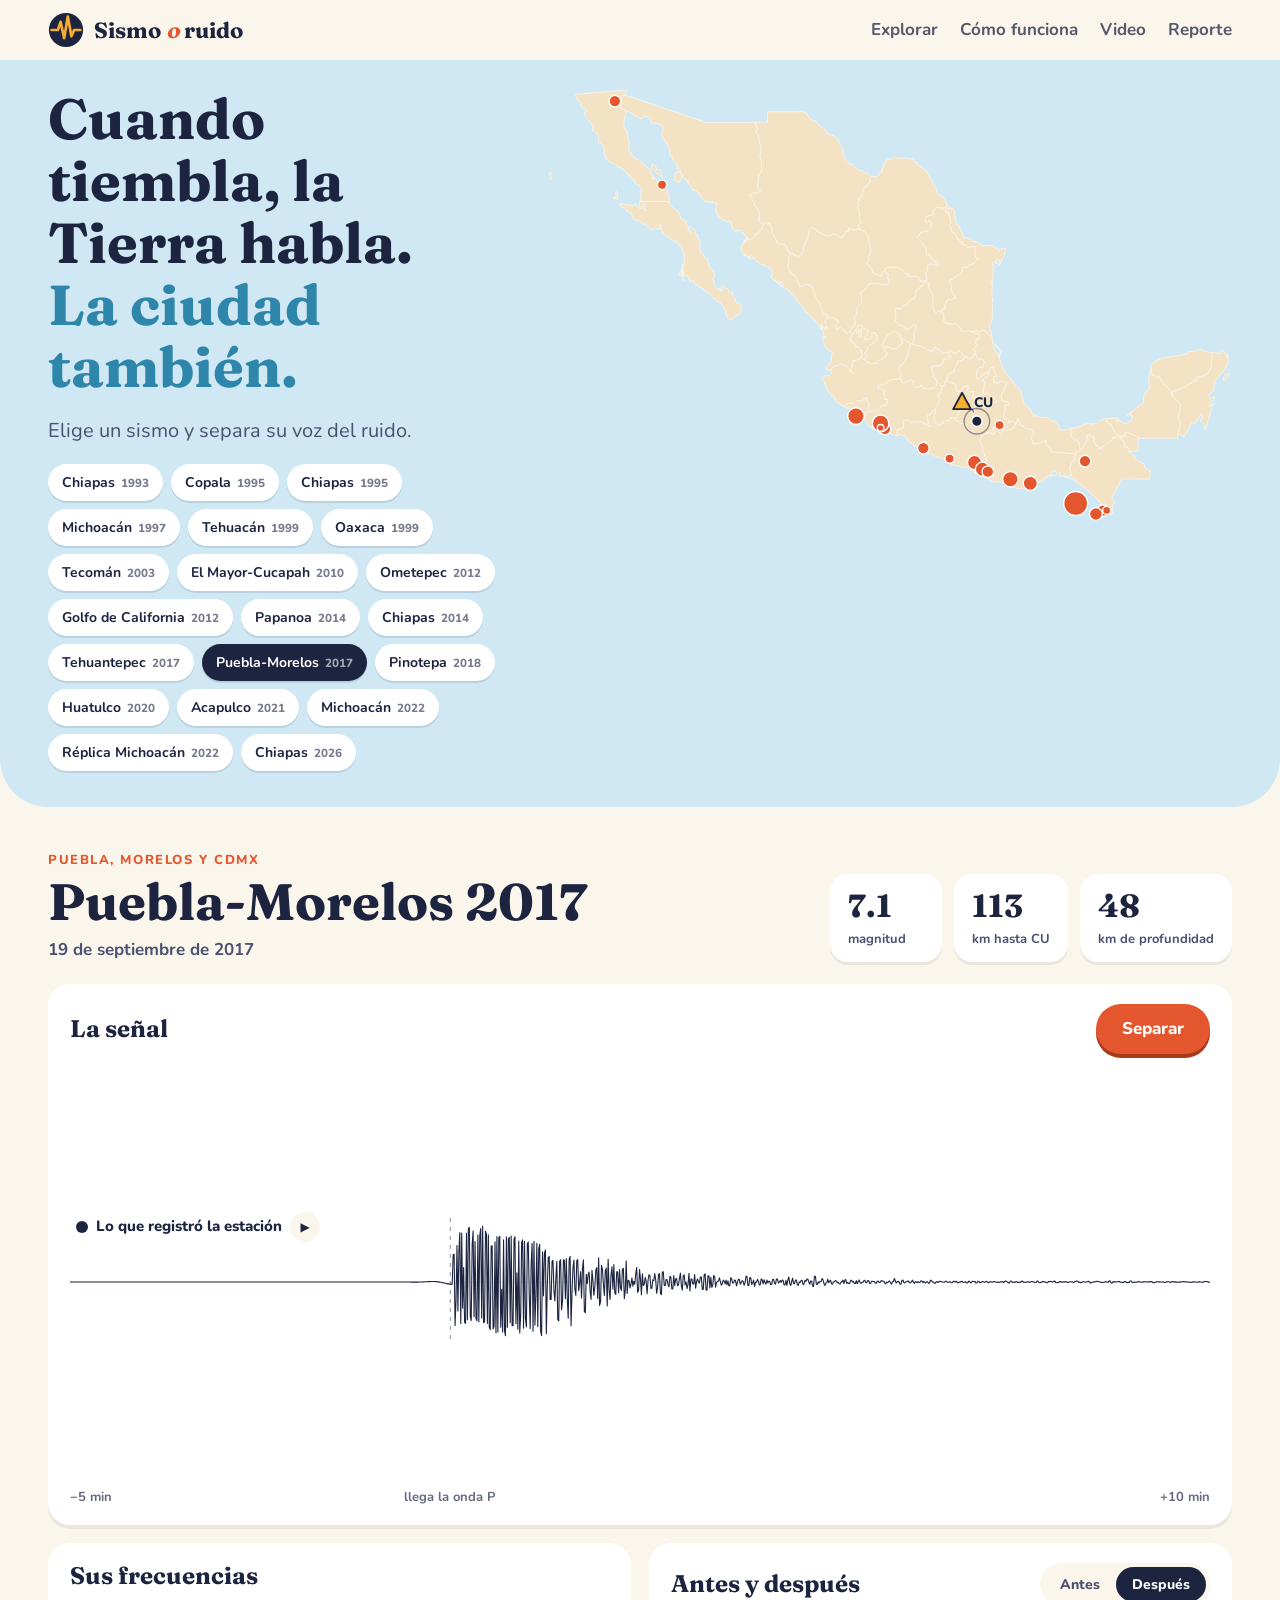
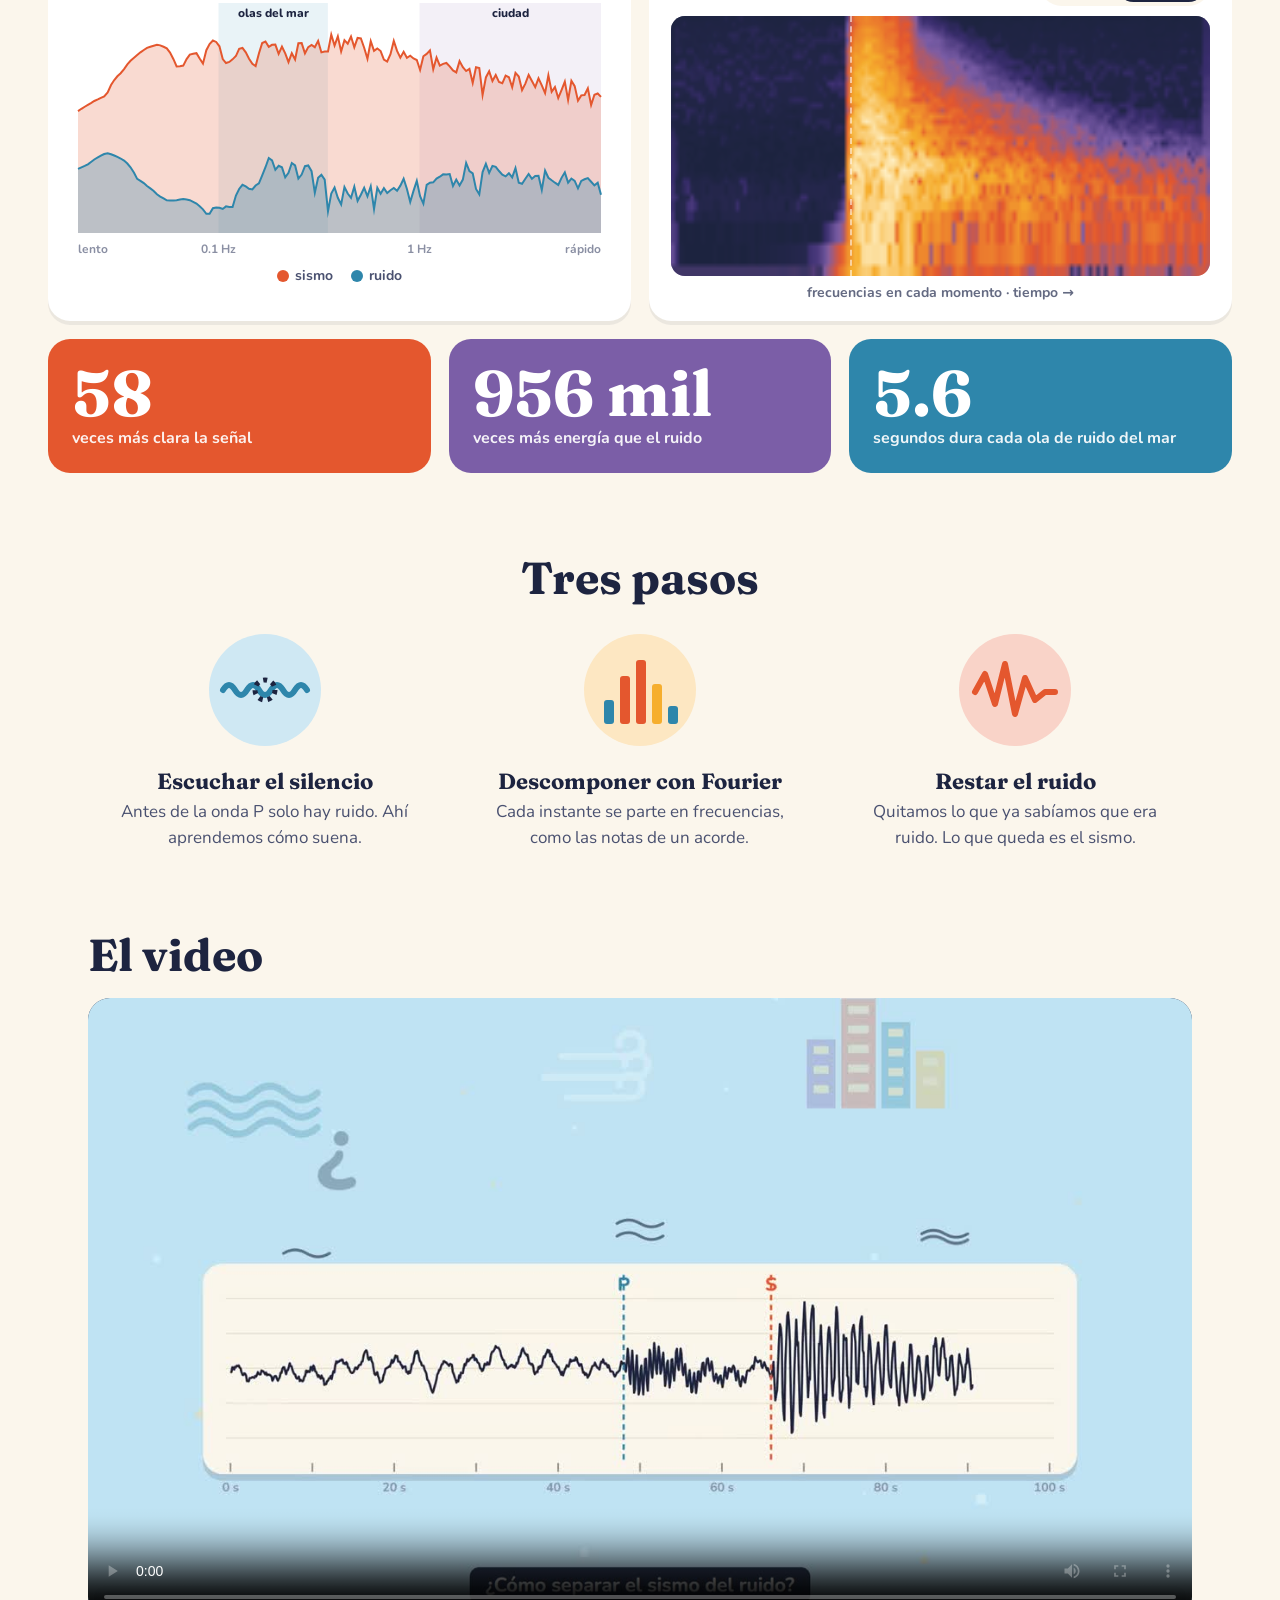
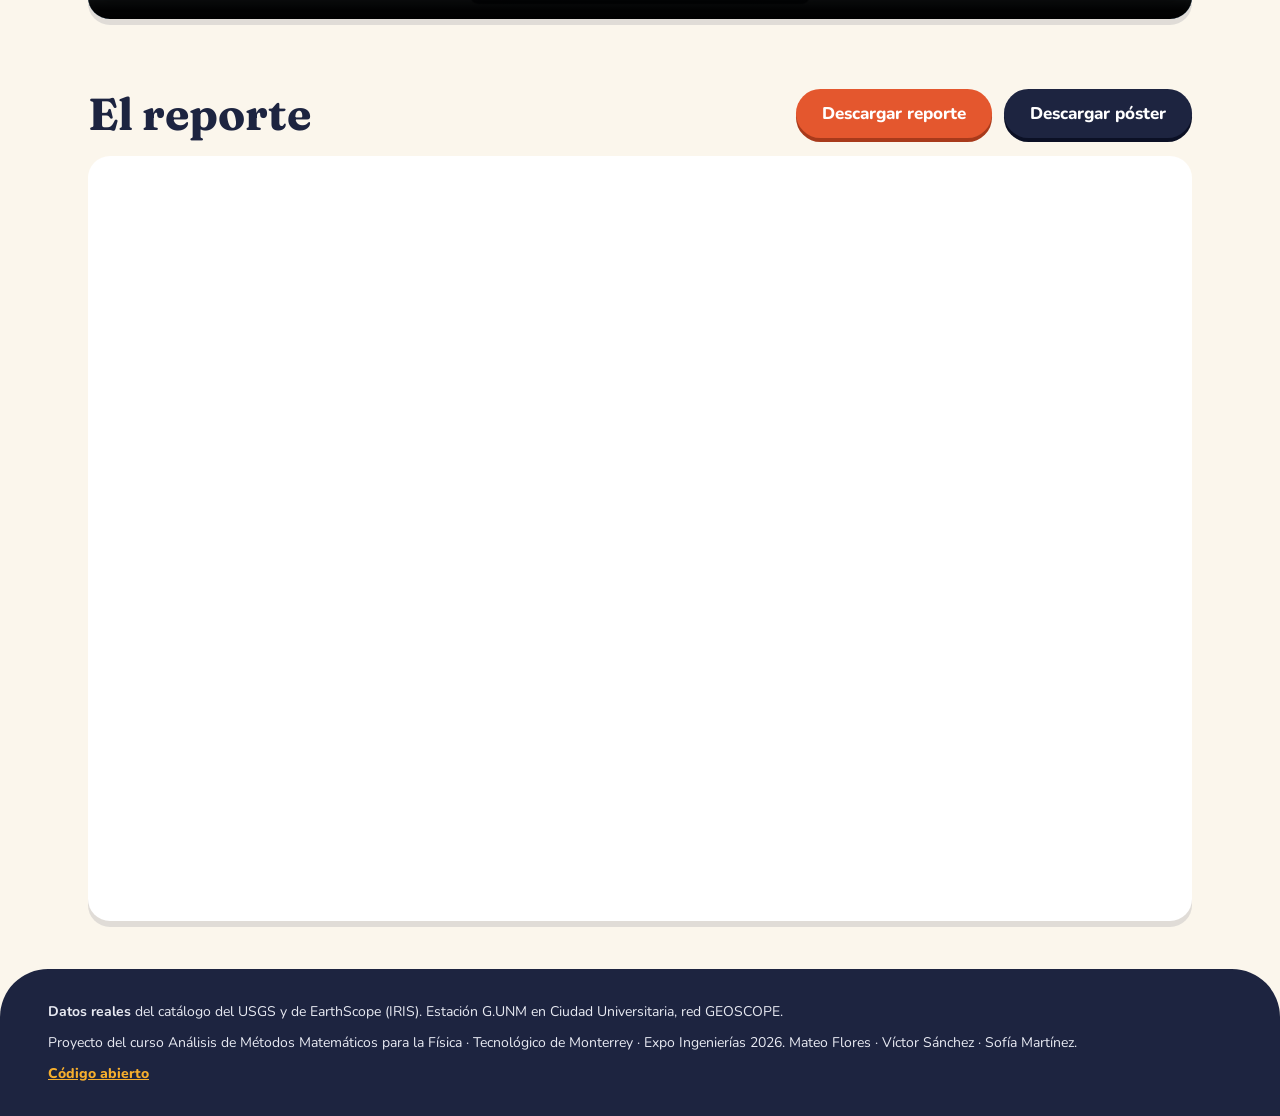
<file: web/public/index.html>
<!DOCTYPE html>
<html lang="es">
<head>
  <meta charset="utf-8">
  <meta name="viewport" content="width=device-width, initial-scale=1">
  <title>Sismo o ruido</title>
  <meta name="description" content="Explora 20 sismos de México y mira cómo la transformada de Fourier separa la onda del sismo del ruido de la ciudad.">
  <link rel="icon" href="icono.svg" type="image/svg+xml">
  <link rel="stylesheet" href="estilo.css">
</head>
<body>
  <header class="barra">
    <a class="marca" href="#">
      <svg viewBox="0 0 40 40" class="logo" aria-hidden="true"><circle cx="20" cy="20" r="19" fill="#1D2440"/><path d="M4 20h7l3-9 4 18 4-24 4 22 3-7h7" fill="none" stroke="#F6AE2D" stroke-width="3" stroke-linecap="round" stroke-linejoin="round"/></svg>
      <span>Sismo <b>o</b> ruido</span>
    </a>
    <nav>
      <a href="#explorar">Explorar</a>
      <a href="#como">Cómo funciona</a>
      <a href="#video">Video</a>
      <a href="#reporte">Reporte</a>
    </nav>
  </header>

  <section class="portada">
    <div class="portada-txt">
      <h1>Cuando tiembla, la Tierra habla.<br><span>La ciudad también.</span></h1>
      <p>Elige un sismo y separa su voz del ruido.</p>
    </div>
    <div class="mapa-caja" id="explorar">
      <svg id="mapa" viewBox="0 0 1000 627" role="img" aria-label="Mapa de México con 20 sismos"></svg>
      <div id="tip" class="tip"></div>
    </div>
    <div class="lista" id="lista" role="list"></div>
  </section>

  <section class="ficha" id="ficha">
    <div class="ficha-cab">
      <div>
        <div class="region" id="f-region"></div>
        <h2 id="f-nombre"></h2>
        <div class="fecha" id="f-fecha"></div>
      </div>
      <div class="datos">
        <div><b id="f-mag"></b><span>magnitud</span></div>
        <div><b id="f-dist"></b><span>km hasta CU</span></div>
        <div><b id="f-prof"></b><span>km de profundidad</span></div>
      </div>
    </div>

    <div class="panel">
      <div class="panel-cab">
        <h3>La señal</h3>
        <button class="boton" id="b-separar">Separar</button>
      </div>
      <div class="ondas" id="ondas">
        <div class="onda" data-k="crudo"><canvas></canvas><div class="etiqueta"><i class="punto gris"></i>Lo que registró la estación<button class="oir" data-a="aud_crudo" aria-label="Escuchar el registro">▶</button></div></div>
        <div class="onda" data-k="sismo"><canvas></canvas><div class="etiqueta"><i class="punto rojo"></i>Sismo<button class="oir" data-a="aud_sismo" aria-label="Escuchar el sismo">▶</button></div></div>
        <div class="onda" data-k="ruido"><canvas></canvas><div class="etiqueta"><i class="punto azul"></i>Ruido <em id="f-zoom"></em><button class="oir" data-a="aud_ruido" aria-label="Escuchar el ruido">▶</button></div></div>
      </div>
      <div class="eje"><span>−5 min</span><span class="eje-p">llega la onda P</span><span>+10 min</span></div>
    </div>

    <div class="dos">
      <div class="panel">
        <div class="panel-cab"><h3>Sus frecuencias</h3></div>
        <canvas id="espectro" class="lienzo"></canvas>
        <div class="leyenda"><span><i class="punto rojo"></i>sismo</span><span><i class="punto azul"></i>ruido</span></div>
      </div>
      <div class="panel">
        <div class="panel-cab"><h3>Antes y después</h3>
          <div class="seg" id="seg"><button data-v="0" class="on">Antes</button><button data-v="1">Después</button></div></div>
        <div class="sg" id="sg">
          <canvas id="sg-antes"></canvas>
          <canvas id="sg-despues"></canvas>
          <div class="sg-p"></div>
        </div>
        <div class="leyenda"><span class="flecha">frecuencias en cada momento · tiempo →</span></div>
      </div>
    </div>

    <div class="cifras">
      <div class="cifra"><b id="c-claro"></b><span>veces más clara la señal</span></div>
      <div class="cifra"><b id="c-energia"></b><span>veces más energía que el ruido</span></div>
      <div class="cifra"><b id="c-mar"></b><span>segundos dura cada ola de ruido del mar</span></div>
    </div>
  </section>

  <section class="como" id="como">
    <h2>Tres pasos</h2>
    <div class="pasos">
      <div class="paso">
        <svg viewBox="0 0 120 120" aria-hidden="true"><circle cx="60" cy="60" r="56" fill="#CFE8F3"/><path d="M18 60q6-10 12 0t12 0 12 0 12 0 12 0 12 0 12 0" fill="none" stroke="#2E86AB" stroke-width="6" stroke-linecap="round"/><circle cx="60" cy="60" r="10" fill="none" stroke="#1D2440" stroke-width="5" stroke-dasharray="4 5"/></svg>
        <h3 class="paso-t">Escuchar el silencio</h3>
        <p>Antes de la onda P solo hay ruido. Ahí aprendemos cómo suena.</p>
      </div>
      <div class="paso">
        <svg viewBox="0 0 120 120" aria-hidden="true"><circle cx="60" cy="60" r="56" fill="#FDE7C2"/><rect x="24" y="70" width="10" height="24" rx="3" fill="#2E86AB"/><rect x="40" y="46" width="10" height="48" rx="3" fill="#E4572E"/><rect x="56" y="30" width="10" height="64" rx="3" fill="#E4572E"/><rect x="72" y="54" width="10" height="40" rx="3" fill="#F6AE2D"/><rect x="88" y="76" width="10" height="18" rx="3" fill="#2E86AB"/></svg>
        <h3 class="paso-t">Descomponer con Fourier</h3>
        <p>Cada instante se parte en frecuencias, como las notas de un acorde.</p>
      </div>
      <div class="paso">
        <svg viewBox="0 0 120 120" aria-hidden="true"><circle cx="60" cy="60" r="56" fill="#F9D3C8"/><path d="M20 62l10-18 10 30 10-40 10 50 10-36 10 22 10-8 10 0" fill="none" stroke="#E4572E" stroke-width="6" stroke-linecap="round" stroke-linejoin="round"/></svg>
        <h3 class="paso-t">Restar el ruido</h3>
        <p>Quitamos lo que ya sabíamos que era ruido. Lo que queda es el sismo.</p>
      </div>
    </div>
  </section>

  <section class="extra" id="video">
    <h2>El video</h2>
    <video controls preload="metadata" playsinline poster="media/poster.jpg" data-src="media/sismo_o_ruido.mp4"></video>
  </section>

  <section class="extra" id="reporte">
    <div class="extra-cab">
      <h2>El reporte</h2>
      <div class="acciones"><a class="boton" href="reporte.pdf" download="Fismat_SismoORuido.pdf">Descargar reporte</a><a class="boton unir" href="poster.pdf" download="Poster_SismoORuido.pdf">Descargar póster</a></div>
    </div>
    <iframe class="pdf" data-src="reporte.pdf#view=FitH" title="Reporte de investigación"></iframe>
  </section>

  <footer class="pie">
    <div>
      <b>Datos reales</b> del catálogo del USGS y de EarthScope (IRIS). Estación G.UNM en Ciudad Universitaria, red GEOSCOPE.
    </div>
    <div>
      Proyecto del curso Análisis de Métodos Matemáticos para la Física · Tecnológico de Monterrey · Expo Ingenierías 2026.
      Mateo Flores · Víctor Sánchez · Sofía Martínez.
    </div>
    <div><a href="https://github.com/Mmateo101/video-fismat">Código abierto</a></div>
  </footer>

  <script src="js/gsap.min.js"></script>
  <script src="js/mexico.js"></script>
  <script src="js/app.js"></script>
</body>
</html>
</file>
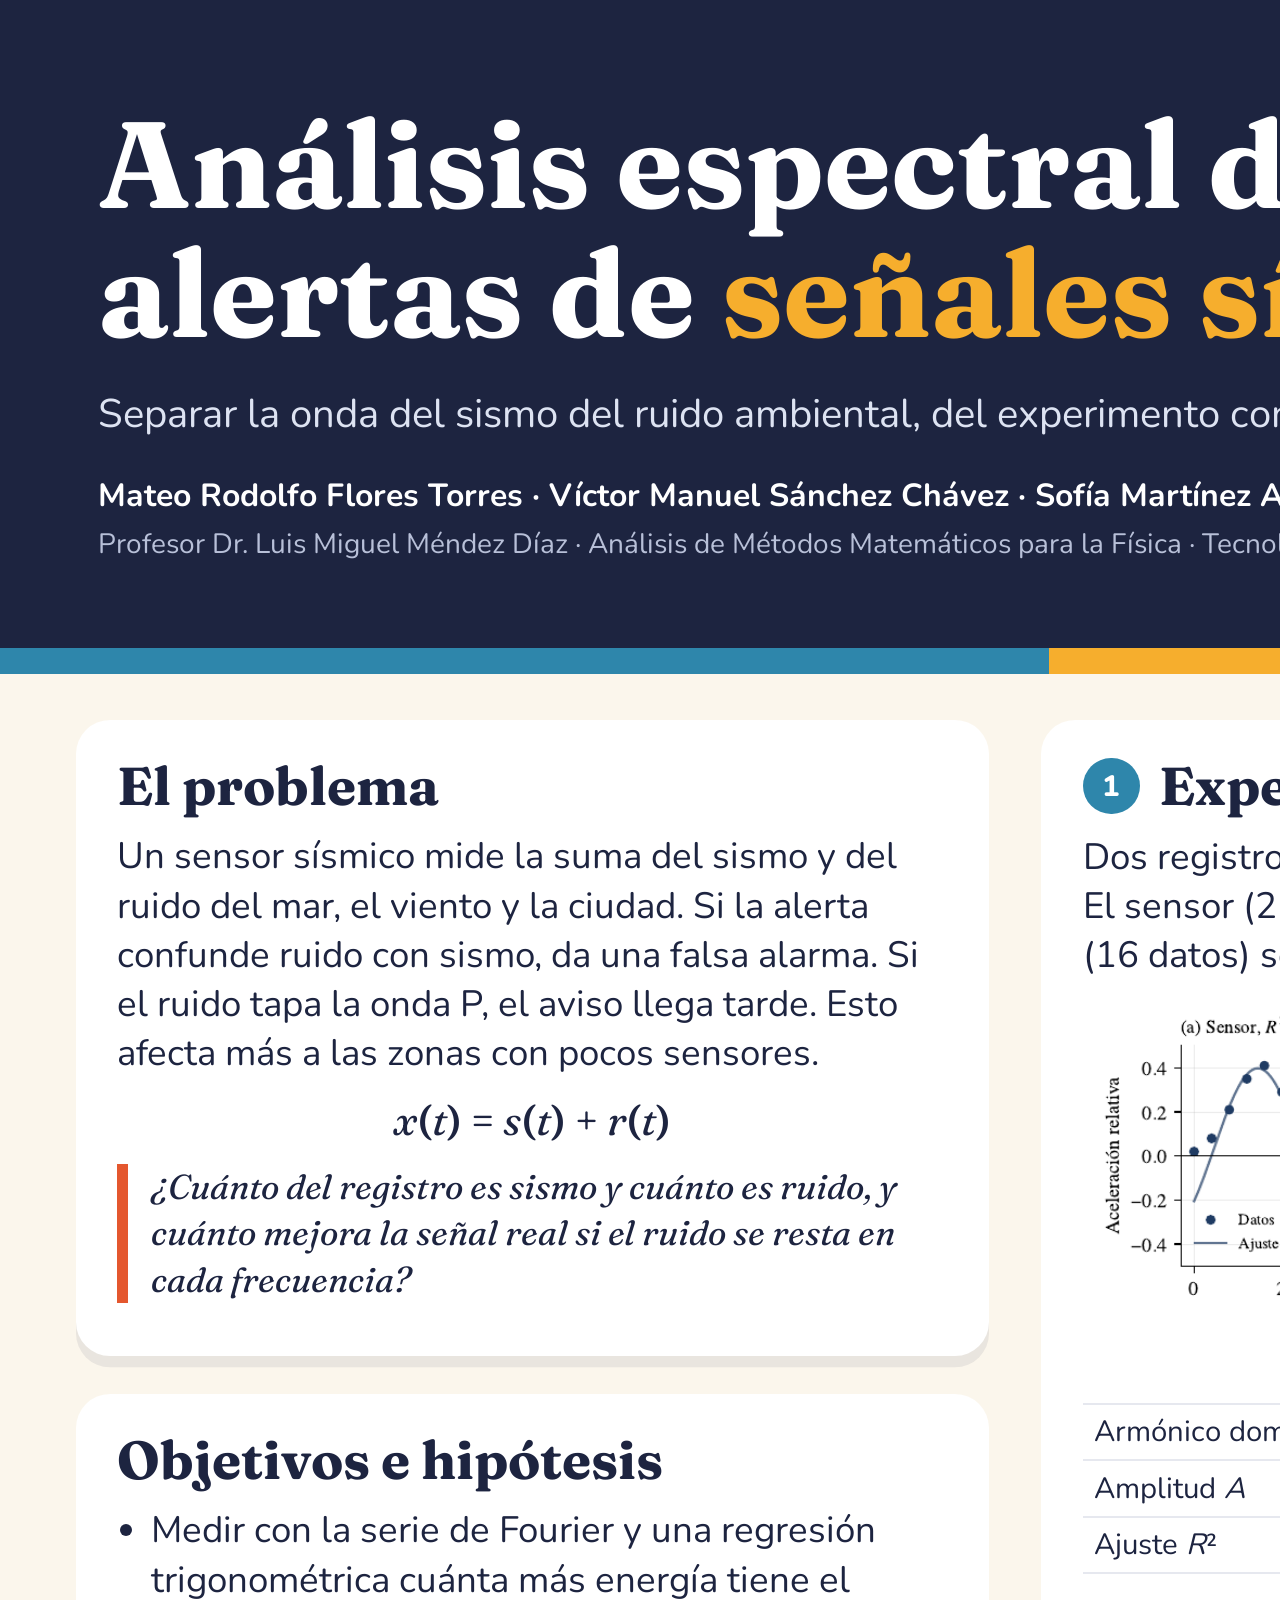
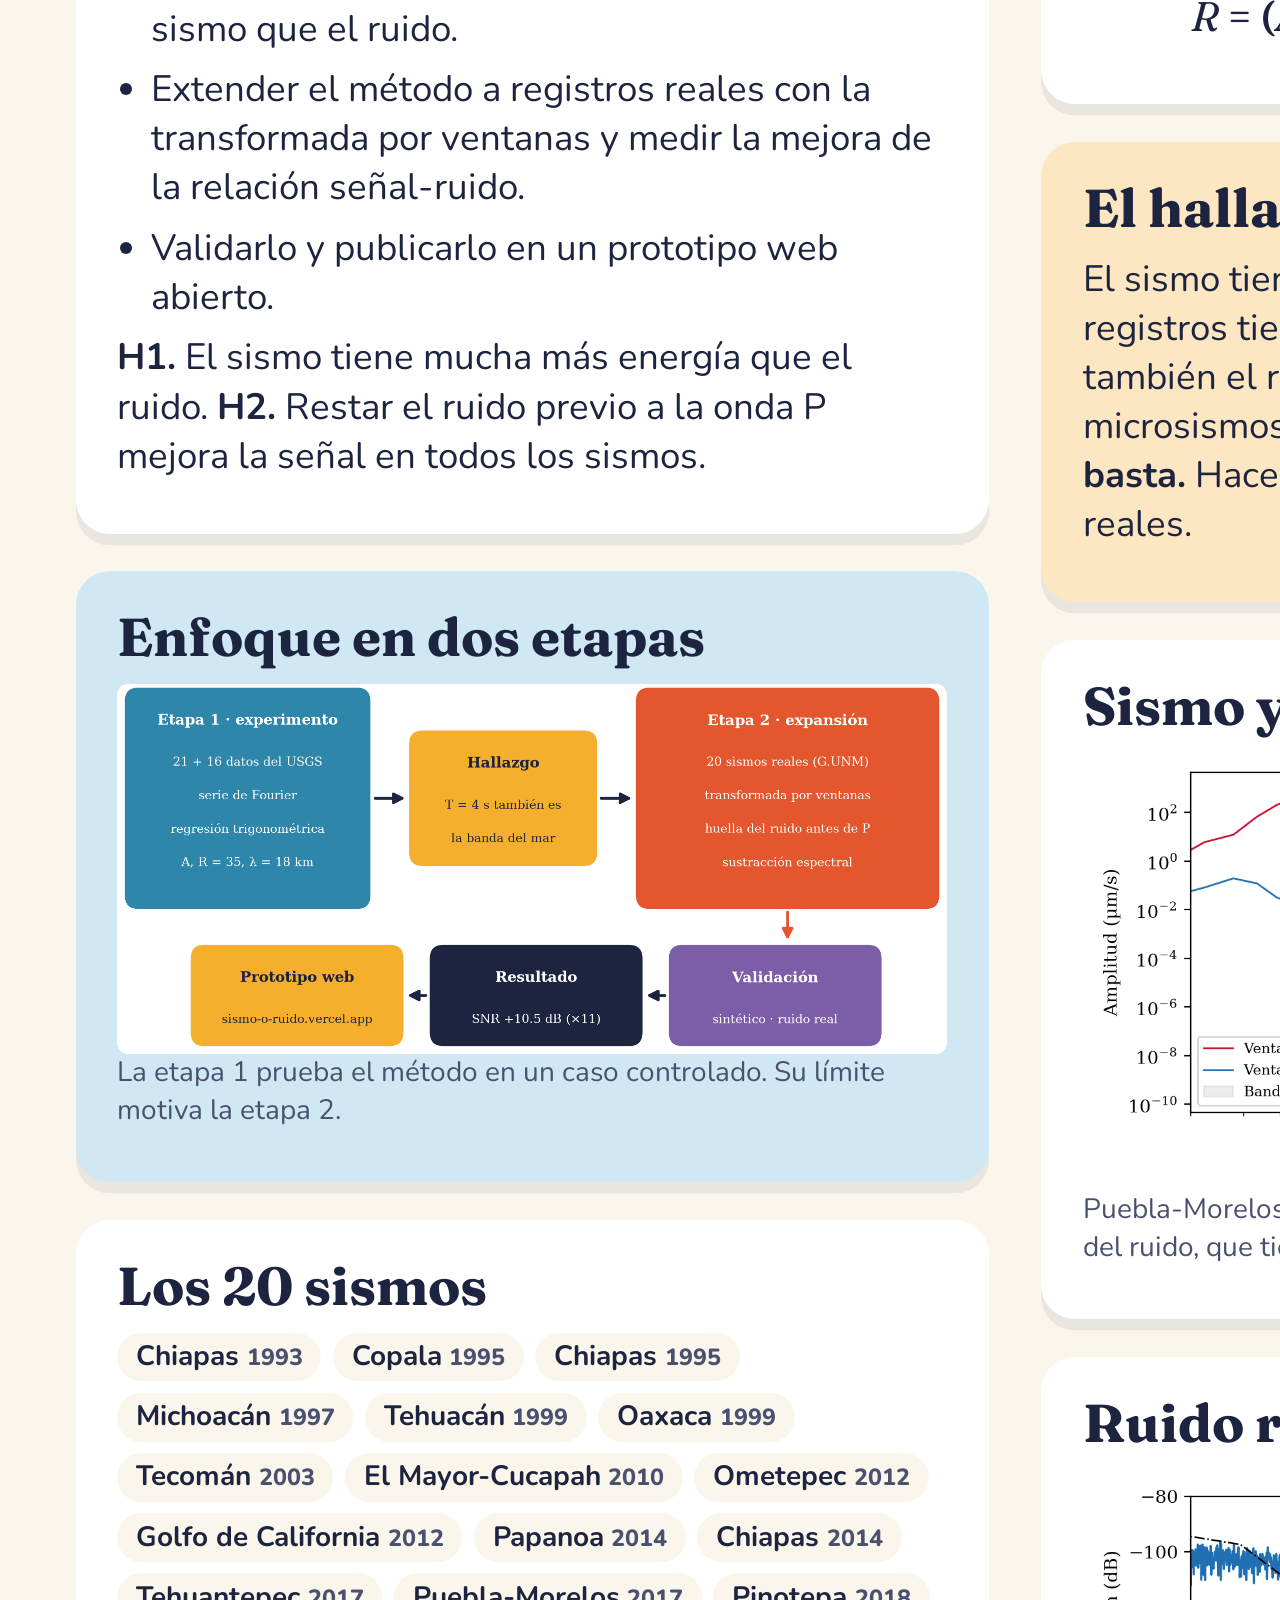
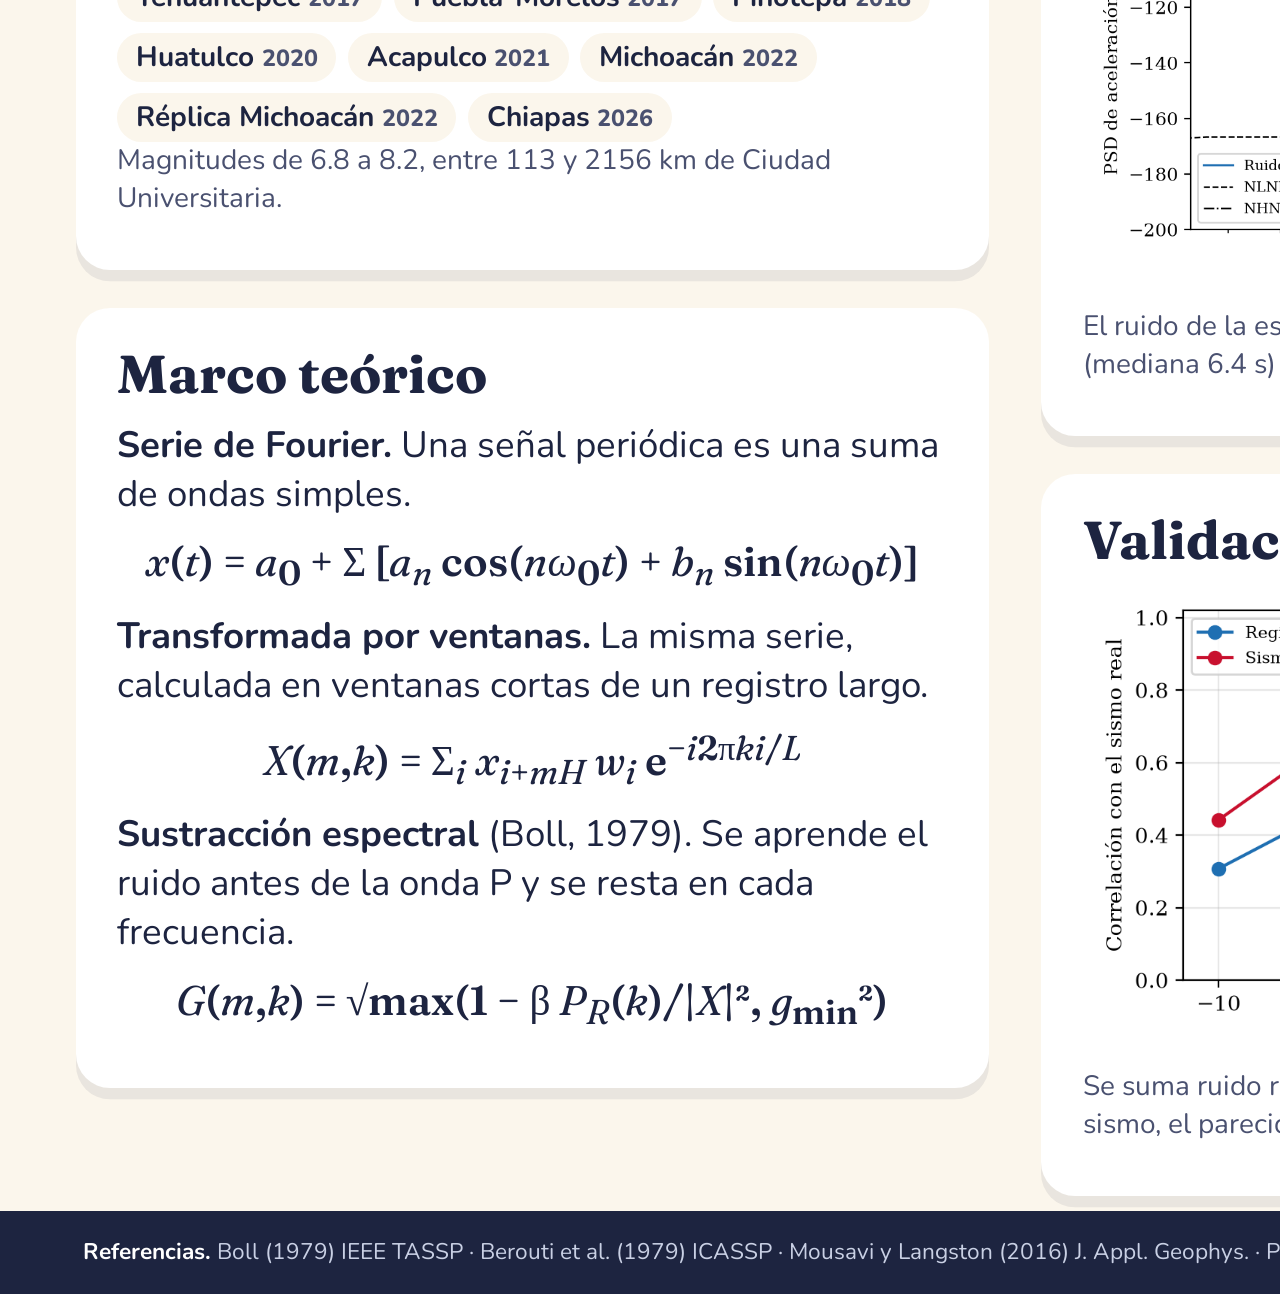
<file: poster/poster.html>
<!DOCTYPE html>
<html lang="es">
<head>
<meta charset="utf-8">
<title>Póster · Análisis espectral de Fourier para alertas sísmicas</title>
<style>
@font-face { font-family: "Fraunces"; font-weight: 600; src: url("fonts/fraunces-latin-600-normal.woff2") format("woff2"); }
@font-face { font-family: "Fraunces"; font-weight: 700; src: url("fonts/fraunces-latin-700-normal.woff2") format("woff2"); }
@font-face { font-family: "Fraunces"; font-weight: 400; font-style: italic; src: url("fonts/fraunces-latin-400-italic.woff2") format("woff2"); }
@font-face { font-family: "Nunito"; font-weight: 400; src: url("fonts/nunito-latin-400-normal.woff2") format("woff2"); }
@font-face { font-family: "Nunito"; font-weight: 700; src: url("fonts/nunito-latin-700-normal.woff2") format("woff2"); }
@font-face { font-family: "Nunito"; font-weight: 800; src: url("fonts/nunito-latin-800-normal.woff2") format("woff2"); }
@page { size: 841mm 1189mm; margin: 0; }
:root { --tinta: #1D2440; --tinta2: #4A5170; --sismo: #E4572E; --ruido: #2E86AB; --sol: #F6AE2D; --morado: #7B5EA7; --verde: #3BB273; --cielo: #CFE8F3; --crema: #FBF6EC; }
* { box-sizing: border-box; }
html, body { margin: 0; }
body { width: 841mm; height: 1189mm; background: var(--crema); color: var(--tinta); font: 400 27.5pt/1.34 "Nunito", sans-serif; overflow: hidden; position: relative; display: flex; flex-direction: column; }
h1, h2, h3 { font-family: "Fraunces", serif; margin: 0; line-height: 1.05; }
.cab { background: var(--tinta); color: #fff; padding: 22mm 26mm 18mm; display: grid; grid-template-columns: 1fr 120mm; gap: 18mm; align-items: center; position: relative; overflow: hidden; }
.cab h1 { font-size: 92pt; font-weight: 700; }
.cab h1 span { color: var(--sol); }
.cab .sub { font-size: 30pt; margin-top: 8mm; color: #DDE3F2; }
.cab .gente { margin-top: 9mm; font-size: 24pt; font-weight: 700; color: #fff; }
.cab .gente small { display: block; font-weight: 400; color: #B8C0D8; font-size: 21pt; margin-top: 2mm; }
.qr { background: #fff; border-radius: 8mm; padding: 6mm; text-align: center; color: var(--tinta); font: 800 18pt "Nunito"; }
.qr svg { width: 100%; display: block; margin-bottom: 3mm; }
.cab, .franja, .pie { flex-shrink: 0; }
.franja { height: 7mm; background: linear-gradient(90deg, var(--ruido) 0 33%, var(--sol) 33% 66%, var(--sismo) 66%); }
.cuerpo { flex: 1; min-height: 0; overflow: hidden; padding: 12mm 20mm 8mm; display: grid; grid-template-columns: 1fr 1.08fr 1.12fr; gap: 14mm; }
.col { display: flex; flex-direction: column; gap: 10mm; }
.chips { display: flex; flex-wrap: wrap; gap: 3mm; }
.chips span { background: var(--crema); border-radius: 20mm; padding: 1.5mm 5mm; font-size: 21pt; font-weight: 700; }
.chips small { color: var(--tinta2); font-weight: 800; margin-left: 2mm; }
.caja { background: #fff; border-radius: 9mm; padding: 10mm 11mm; box-shadow: 0 3mm 0 rgba(29, 36, 64, .08); }
.caja h2 { font-size: 40pt; margin-bottom: 5mm; display: flex; align-items: center; gap: 5mm; }
.num { display: inline-grid; place-items: center; width: 15mm; height: 15mm; border-radius: 50%; color: #fff; font: 800 22pt "Nunito"; flex: none; }
.caja p { margin: 0 0 4mm; }
.caja img { width: 100%; display: block; border-radius: 3mm; }
.eq { font-family: "Fraunces", serif; font-size: 31pt; text-align: center; margin: 4mm 0; color: var(--tinta); }
.eq i { font-style: italic; }
.azul { background: var(--cielo); }
.sol { background: #FDE7C2; }
.roja { background: #F9D3C8; }
.cifras { display: grid; grid-template-columns: 1fr 1fr; gap: 6mm; }
.cifra { border-radius: 7mm; padding: 6mm 7mm; color: #fff; }
.cifra b { display: block; font: 700 60pt/1 "Fraunces"; }
.cifra span { font-weight: 700; font-size: 20pt; }
.pie { background: var(--tinta); color: #C9D0E4; font-size: 17pt; padding: 7mm 22mm; display: flex; justify-content: space-between; gap: 10mm; }
.pie b { color: #fff; }
.preg { font-family: "Fraunces", serif; font-style: italic; font-size: 26pt; border-left: 3mm solid var(--sismo); padding-left: 6mm; margin: 4mm 0; }
.lista { margin: 0; padding-left: 9mm; }
.lista li { margin-bottom: 3mm; }
.dos { display: grid; grid-template-columns: 1fr 1fr; gap: 5mm; }
.cap { font-size: 21pt; color: var(--tinta2); margin-top: 2mm; }
table { width: 100%; border-collapse: collapse; font-size: 22pt; }
td, th { padding: 2mm 3mm; border-bottom: 0.6mm solid #E6E8EF; text-align: left; }
th { color: var(--tinta2); font-weight: 800; }
</style>
</head>
<body>
<header class="cab">
  <div>
    <h1>Análisis espectral de Fourier para alertas de <span>señales sísmicas</span> inclusivas</h1>
    <div class="sub">Separar la onda del sismo del ruido ambiental, del experimento controlado a 20 sismos reales de México</div>
    <div class="gente">Mateo Rodolfo Flores Torres · Víctor Manuel Sánchez Chávez · Sofía Martínez Alanis
      <small>Profesor Dr. Luis Miguel Méndez Díaz · Análisis de Métodos Matemáticos para la Física · Tecnológico de Monterrey · Expo Ingenierías 2026</small></div>
  </div>
  <div class="qr"><svg id="qr" viewBox="0 0 31 31" shape-rendering="crispEdges"></svg>sismo-o-ruido.vercel.app</div>
</header>
<div class="franja"></div>

<main class="cuerpo">
  <!-- columna 1 -->
  <section class="col">
    <div class="caja">
      <h2>El problema</h2>
      <p>Un sensor sísmico mide la suma del sismo y del ruido del mar, el viento y la ciudad. Si la alerta confunde ruido con sismo, da una falsa alarma. Si el ruido tapa la onda P, el aviso llega tarde. Esto afecta más a las zonas con pocos sensores.</p>
      <div class="eq"><i>x</i>(<i>t</i>) = <i>s</i>(<i>t</i>) + <i>r</i>(<i>t</i>)</div>
      <div class="preg">¿Cuánto del registro es sismo y cuánto es ruido, y cuánto mejora la señal real si el ruido se resta en cada frecuencia?</div>
    </div>
    <div class="caja">
      <h2>Objetivos e hipótesis</h2>
      <ul class="lista">
        <li>Medir con la serie de Fourier y una regresión trigonométrica cuánta más energía tiene el sismo que el ruido.</li>
        <li>Extender el método a registros reales con la transformada por ventanas y medir la mejora de la relación señal-ruido.</li>
        <li>Validarlo y publicarlo en un prototipo web abierto.</li>
      </ul>
      <p><b>H1.</b> El sismo tiene mucha más energía que el ruido. <b>H2.</b> Restar el ruido previo a la onda P mejora la señal en todos los sismos.</p>
    </div>
    <div class="caja azul">
      <h2>Enfoque en dos etapas</h2>
      <img src="img/enfoque.png" alt="Enfoque del proyecto">
      <p class="cap">La etapa 1 prueba el método en un caso controlado. Su límite motiva la etapa 2.</p>
    </div>
    <div class="caja">
      <h2>Los 20 sismos</h2>
      <div class="chips"><span>Chiapas<small>1993</small></span><span>Copala<small>1995</small></span><span>Chiapas<small>1995</small></span><span>Michoacán<small>1997</small></span><span>Tehuacán<small>1999</small></span><span>Oaxaca<small>1999</small></span><span>Tecomán<small>2003</small></span><span>El Mayor-Cucapah<small>2010</small></span><span>Ometepec<small>2012</small></span><span>Golfo de California<small>2012</small></span><span>Papanoa<small>2014</small></span><span>Chiapas<small>2014</small></span><span>Tehuantepec<small>2017</small></span><span>Puebla-Morelos<small>2017</small></span><span>Pinotepa<small>2018</small></span><span>Huatulco<small>2020</small></span><span>Acapulco<small>2021</small></span><span>Michoacán<small>2022</small></span><span>Réplica Michoacán<small>2022</small></span><span>Chiapas<small>2026</small></span></div>
      <p class="cap">Magnitudes de 6.8 a 8.2, entre 113 y 2156 km de Ciudad Universitaria.</p>
    </div>
    <div class="caja">
      <h2>Marco teórico</h2>
      <p><b>Serie de Fourier.</b> Una señal periódica es una suma de ondas simples.</p>
      <div class="eq"><i>x</i>(<i>t</i>) = <i>a</i><sub>0</sub> + Σ [<i>a<sub>n</sub></i> cos(<i>nω</i><sub>0</sub><i>t</i>) + <i>b<sub>n</sub></i> sin(<i>nω</i><sub>0</sub><i>t</i>)]</div>
      <p><b>Transformada por ventanas.</b> La misma serie, calculada en ventanas cortas de un registro largo.</p>
      <div class="eq"><i>X</i>(<i>m</i>,<i>k</i>) = Σ<sub><i>i</i></sub> <i>x</i><sub><i>i</i>+<i>mH</i></sub> <i>w<sub>i</sub></i> e<sup>−<i>i</i>2π<i>ki</i>/<i>L</i></sup></div>
      <p><b>Sustracción espectral</b> (Boll, 1979). Se aprende el ruido antes de la onda P y se resta en cada frecuencia.</p>
      <div class="eq"><i>G</i>(<i>m</i>,<i>k</i>) = √max(1 − β <i>P<sub>R</sub></i>(<i>k</i>)/|<i>X</i>|², <i>g</i><sub>min</sub>²)</div>
    </div>
  </section>

  <!-- columna 2 -->
  <section class="col">
    <div class="caja">
      <h2><span class="num" style="background:var(--ruido)">1</span>Experimento controlado</h2>
      <p>Dos registros simplificados del USGS, uno cada 0.4 s. El sensor (21 datos) registra un sismo y el ambiental (16 datos) solo ruido.</p>
      <img src="img/ajuste.png" alt="Ajuste de una onda a cada registro">
      <table>
        <tr><th></th><th>Sensor</th><th>Ruido</th></tr>
        <tr><td>Armónico dominante</td><td colspan="2">T = 4.2 s · 94.8 % de la variación</td></tr>
        <tr><td>Amplitud <i>A</i></td><td>0.365 ± 0.021</td><td>0.062 ± 0.002</td></tr>
        <tr><td>Ajuste <i>R</i>²</td><td>0.95</td><td>0.98</td></tr>
      </table>
      <div class="eq"><i>R</i> = (<i>A<sub>x</sub></i>/<i>A<sub>r</sub></i>)² = 35 ± 5 &nbsp;·&nbsp; λ = <i>vT</i> ≈ 18 km</div>
    </div>
    <div class="caja sol">
      <h2>El hallazgo</h2>
      <p>El sismo tiene unas 35 veces más energía, pero los dos registros tienen el mismo periodo de 4 s. Ese es también el ritmo del oleaje, la banda de los microsismos (Peterson, 1993). <b>La frecuencia sola no basta.</b> Hace falta usar también el tiempo, y con datos reales.</p>
    </div>
    <div class="caja">
      <h2>Sismo y ruido en frecuencia</h2>
      <img src="img/real_espectro.png" alt="Espectro del sismo y del ruido">
      <p class="cap">Puebla-Morelos 2017. El sismo está de 100 a 10 000 veces por encima del ruido, que tiene su propio pico en la banda del mar.</p>
    </div>
    <div class="caja">
      <h2>Ruido real en CU</h2>
      <img src="img/real_peterson.png" alt="Ruido de G.UNM frente a los modelos de Peterson">
      <p class="cap">El ruido de la estación G.UNM tiene un pico del mar en 3 a 10 s (mediana 6.4 s) y lo domina el ruido urbano por debajo de 1 s.</p>
    </div>
    <div class="caja">
      <h2>Validación con ruido real</h2>
      <img src="img/real_robustez.png" alt="Correlación antes y después de separar">
      <p class="cap">Se suma ruido real a cada sismo limpio. Con ruido tan fuerte como el sismo, el parecido con la onda verdadera sube de 0.71 a 0.86.</p>
    </div>
  </section>

  <!-- columna 3 -->
  <section class="col">
    <div class="caja">
      <h2><span class="num" style="background:var(--sismo)">2</span>Expansión a 20 sismos reales</h2>
      <p>20 sismos de México (1993–2026, <i>M</i> ≥ 6.8), canal vertical de Ciudad Universitaria, datos del USGS y EarthScope.</p>
      <img src="img/real_registro.png" alt="Puebla-Morelos 2017 separado">
      <p class="cap">Puebla-Morelos 2017 separado en sismo y ruido.</p>
      <div class="dos">
        <img src="img/real_espectrograma.png" alt="Espectrograma antes y después">
        <img src="img/real_resumen.png" alt="SNR de los 20 sismos">
      </div>
    </div>
    <div class="cifras">
      <div class="cifra" style="background:var(--sismo)"><b>+10.5 dB</b><span>SNR media en los 20 sismos (×11)</span></div>
      <div class="cifra" style="background:var(--morado)"><b>20 / 20</b><span>sismos mejoraron</span></div>
      <div class="cifra" style="background:var(--ruido)"><b style="font-size:50pt">0.71→0.86</b><span>correlación con ruido real a 0 dB</span></div>
      <div class="cifra" style="background:var(--tinta)"><b>0.996</b><span>correlación en la prueba sintética</span></div>
    </div>
    <div class="caja roja">
      <h2>Prototipo <i style="font-weight:400">Sismo o ruido</i></h2>
      <div class="dos"><img src="img/web_portada.png" alt="Mapa del prototipo"><img src="img/web_ficha.png" alt="Separación en el prototipo"></div>
      <p class="cap">Elige un sismo, sepáralo con un botón, mira sus frecuencias y escúchalo. Gratis y sin inteligencia artificial.</p>
    </div>
    <div class="caja">
      <h2>Conclusiones</h2>
      <ul class="lista">
        <li>La serie de Fourier mide la diferencia de energía. El límite de 4 s mostró que hace falta el tiempo.</li>
        <li>La transformada por ventanas con sustracción espectral mejora la señal en todos los sismos reales.</li>
        <li>Un método ligero y abierto acerca las alertas a donde hay menos sensores (ODS 9 y 11).</li>
      </ul>
    </div>
    <div class="caja azul">
      <h2>Impacto e inclusión</h2>
      <p>Corre en segundos en una computadora común, sin entrenar modelos. Puede ser un primer filtro en estaciones rurales con poco cómputo. El prototipo explica con imágenes y sonido cómo se reconoce un sismo, para que más personas entiendan y confíen en la alerta.</p>
    </div>
  </section>
</main>

<footer class="pie">
  <div><b>Referencias.</b> Boll (1979) IEEE TASSP · Berouti et al. (1979) ICASSP · Mousavi y Langston (2016) J. Appl. Geophys. · Peterson (1993) USGS · Zhu et al. (2019) IEEE TGRS · Datos: USGS ComCat, EarthScope, GEOSCOPE (G.UNM)</div>
  <div><b>Código</b> github.com/Mmateo101/video-fismat</div>
</footer>
<script src="../video/js/qr.js"></script>
<script>
  const svg = document.getElementById("qr"), n = QR.length;
  svg.setAttribute("viewBox", `0 0 ${n} ${n}`);
  QR.forEach((f, i) => f.forEach((v, j) => { if (v) { const r = document.createElementNS("http://www.w3.org/2000/svg", "rect"); r.setAttribute("x", j); r.setAttribute("y", i); r.setAttribute("width", 1); r.setAttribute("height", 1); r.setAttribute("fill", "#1D2440"); svg.appendChild(r); } }));
</script>
</body>
</html>
</file>
<file: web/public/estilo.css>
@font-face { font-family: "Fraunces"; font-weight: 600; font-display: swap; src: url("fonts/fraunces-latin-600-normal.woff2") format("woff2"); }
@font-face { font-family: "Fraunces"; font-weight: 700; font-display: swap; src: url("fonts/fraunces-latin-700-normal.woff2") format("woff2"); }
@font-face { font-family: "Nunito"; font-weight: 400; font-display: swap; src: url("fonts/nunito-latin-400-normal.woff2") format("woff2"); }
@font-face { font-family: "Nunito"; font-weight: 700; font-display: swap; src: url("fonts/nunito-latin-700-normal.woff2") format("woff2"); }
@font-face { font-family: "Nunito"; font-weight: 800; font-display: swap; src: url("fonts/nunito-latin-800-normal.woff2") format("woff2"); }

:root {
  --papel: #FBF6EC;
  --cielo: #CFE8F3;
  --tinta: #1D2440;
  --tinta2: #4A5170;
  --sismo: #E4572E;
  --ruido: #2E86AB;
  --sol: #F6AE2D;
  --morado: #7B5EA7;
  --tierra: #F3E2C3;
  --tierra2: #E9CF9F;
  --gris: #646A82;
  --radio: 22px;
}
* { box-sizing: border-box; }
html { scroll-behavior: smooth; }
body { margin: 0; background: var(--papel); color: var(--tinta); font: 400 17px/1.5 "Nunito", system-ui, sans-serif; }
h1, h2, h3, h4 { font-family: "Fraunces", Georgia, serif; font-weight: 700; margin: 0; line-height: 1.1; }
a { color: inherit; }
button { font: inherit; cursor: pointer; }

.barra { position: sticky; top: 0; z-index: 20; display: flex; align-items: center; justify-content: space-between; padding: 12px clamp(16px, 4vw, 48px); background: rgba(251, 246, 236, .92); backdrop-filter: blur(8px); }
.marca { display: flex; align-items: center; gap: 10px; text-decoration: none; font: 700 22px "Fraunces", serif; }
.marca b { color: var(--sismo); font-style: italic; }
.logo { width: 36px; height: 36px; }
.barra nav { display: flex; gap: 22px; font-weight: 700; }
.barra nav a { text-decoration: none; opacity: .75; }
.barra nav a:hover { opacity: 1; }

/* portada: texto + mapa + lista */
.portada { display: grid; grid-template-columns: minmax(0, 1fr) minmax(0, 1.5fr); grid-template-rows: auto auto; gap: 18px 40px; padding: 28px clamp(16px, 4vw, 48px) 36px; background: var(--cielo); border-radius: 0 0 48px 48px; }
.portada-txt { align-self: center; }
.portada h1 { font-size: clamp(34px, 4.4vw, 64px); }
.portada h1 span { color: var(--ruido); }
.portada p { font-size: 20px; color: var(--tinta2); margin: 18px 0 0; }
.mapa-caja { position: relative; grid-row: span 2; }
#mapa { width: 100%; height: auto; display: block; overflow: visible; }
#mapa .estado { fill: var(--tierra); stroke: var(--papel); stroke-width: 1.2; }
#mapa .estado.cdmx { fill: var(--tierra2); }
#mapa .sismo { cursor: pointer; }
#mapa .sismo circle.n { fill: var(--sismo); stroke: #fff; stroke-width: 2; transition: r .25s; }
#mapa .sismo circle.o { fill: none; stroke: var(--sismo); stroke-width: 2; opacity: 0; }
#mapa .sismo.activo circle.n { fill: var(--tinta); }
#mapa .sismo.activo circle.o { stroke: var(--tinta); }
#mapa .estacion path { fill: var(--sol); stroke: var(--tinta); stroke-width: 2.5; stroke-linejoin: round; }
#mapa .rayo { stroke: var(--tinta); stroke-width: 2; stroke-dasharray: 6 7; fill: none; opacity: .5; }
.tip { position: absolute; pointer-events: none; padding: 8px 14px; border-radius: 12px; background: var(--tinta); color: #fff; font-weight: 700; font-size: 15px; white-space: nowrap; opacity: 0; transform: translate(-50%, -130%); transition: opacity .15s; }
.lista { display: flex; flex-wrap: wrap; gap: 8px; align-content: flex-start; }
.chip { border: 0; padding: 8px 14px; border-radius: 40px; background: #fff; color: var(--tinta); font-weight: 700; font-size: 14px; box-shadow: 0 2px 0 rgba(29, 36, 64, .12); transition: transform .15s, background .2s, color .2s; }
.chip:hover { transform: translateY(-2px); }
.chip.activo { background: var(--tinta); color: #fff; }
.chip small { opacity: .6; margin-left: 6px; font-weight: 800; }

/* ficha del sismo */
.ficha { padding: 44px clamp(16px, 4vw, 48px) 20px; max-width: 1400px; margin: 0 auto; }
.ficha-cab { display: flex; justify-content: space-between; align-items: flex-end; flex-wrap: wrap; gap: 24px; margin-bottom: 22px; }
.region { font-weight: 800; letter-spacing: .12em; text-transform: uppercase; font-size: 13px; color: var(--sismo); }
.ficha h2 { font-size: clamp(32px, 4vw, 54px); margin-top: 4px; }
.fecha { color: var(--tinta2); font-weight: 700; margin-top: 6px; }
.datos { display: flex; gap: 12px; }
.datos div { background: #fff; border-radius: 18px; padding: 12px 18px; min-width: 112px; box-shadow: 0 3px 0 rgba(29, 36, 64, .08); }
.datos b { display: block; font: 700 32px "Fraunces", serif; }
.datos span { font-size: 13px; font-weight: 700; color: var(--tinta2); }

.panel { background: #fff; border-radius: var(--radio); padding: 20px 22px 18px; box-shadow: 0 4px 0 rgba(29, 36, 64, .07); margin-bottom: 18px; }
.panel-cab { display: flex; align-items: center; justify-content: space-between; margin-bottom: 10px; gap: 12px; }
.panel h3 { font-size: 24px; }
.pista { font-size: 13px; font-weight: 800; color: var(--gris); text-transform: uppercase; letter-spacing: .1em; }
.boton { border: 0; border-radius: 40px; padding: 12px 26px; background: var(--sismo); color: #fff; font-weight: 800; font-size: 17px; box-shadow: 0 4px 0 #A83A1B; transition: transform .1s, box-shadow .1s, background .2s; }
.boton:active { transform: translateY(3px); box-shadow: 0 1px 0 #A83A1B; }
.boton.unir { background: var(--tinta); box-shadow: 0 4px 0 #0B1025; }

.ondas { position: relative; height: 420px; }
.onda { position: absolute; left: 0; right: 0; height: 140px; }
.onda canvas { width: 100%; height: 100%; display: block; }
.etiqueta { position: absolute; left: 0; top: 4px; display: flex; align-items: center; gap: 8px; font-weight: 800; font-size: 15px; background: rgba(255, 255, 255, .85); padding: 4px 10px 4px 6px; border-radius: 8px; }
.etiqueta em { font-style: normal; color: var(--gris); font-weight: 700; }
.punto { display: inline-block; width: 12px; height: 12px; border-radius: 50%; }
.punto.gris { background: var(--tinta); }
.punto.rojo { background: var(--sismo); }
.punto.azul { background: var(--ruido); }
.oir { border: 0; width: 30px; height: 30px; border-radius: 50%; background: var(--papel); color: var(--tinta); font-size: 12px; display: grid; place-items: center; transition: background .2s; }
.oir:hover, .oir.sonando { background: var(--sol); }
.eje { position: relative; display: flex; justify-content: space-between; font-size: 13px; font-weight: 700; color: var(--gris); margin-top: 4px; }

.dos { display: grid; grid-template-columns: 1fr 1fr; gap: 18px; }
.dos .panel { margin-bottom: 0; }
.lienzo { width: 100%; height: 260px; display: block; }
.leyenda { display: flex; gap: 18px; justify-content: center; font-size: 14px; font-weight: 700; color: var(--tinta2); margin-top: 6px; }
.leyenda span { display: flex; align-items: center; gap: 6px; }
.leyenda .flecha { color: var(--gris); }
.sg { position: relative; height: 260px; border-radius: 14px; overflow: hidden; cursor: ew-resize; touch-action: none; }
.sg canvas { position: absolute; inset: 0; width: 100%; height: 100%; }
.sg { cursor: default; }
.sg-p { position: absolute; top: 0; bottom: 0; left: 33.3%; border-left: 2px dashed rgba(255, 255, 255, .55); }
.seg { display: flex; background: var(--papel); border-radius: 40px; padding: 4px; }
.seg button { border: 0; background: none; padding: 7px 16px; border-radius: 40px; font-weight: 800; font-size: 14px; color: var(--tinta2); transition: background .25s, color .25s; }
.seg button.on { background: var(--tinta); color: #fff; }

.cifras { display: grid; grid-template-columns: repeat(3, 1fr); gap: 18px; margin: 18px 0 10px; }
.cifra { border-radius: var(--radio); padding: 22px 24px; color: #fff; }
.cifra:nth-child(1) { background: var(--sismo); }
.cifra:nth-child(2) { background: var(--morado); }
.cifra:nth-child(3) { background: var(--ruido); }
.cifra b { display: block; font: 700 clamp(40px, 5vw, 64px)/1 "Fraunces", serif; }
.cifra span { font-weight: 700; font-size: 16px; opacity: .92; }

.como { scroll-margin-top: 70px; padding: 50px clamp(16px, 4vw, 48px); text-align: center; }
.como h2 { font-size: clamp(30px, 3.5vw, 46px); margin-bottom: 28px; }
.pasos { display: grid; grid-template-columns: repeat(3, 1fr); gap: 26px; max-width: 1100px; margin: 0 auto; }
.paso svg { width: 120px; height: 120px; }
.paso h3 { font-size: 22px; margin: 12px 0 6px; }
.paso p { margin: 0 auto; max-width: 300px; color: var(--tinta2); }

.pie { background: var(--tinta); color: #E8EAF2; padding: 32px clamp(16px, 4vw, 48px); display: grid; gap: 10px; font-size: 14px; border-radius: 48px 48px 0 0; }
.pie a { color: var(--sol); font-weight: 800; }

.extra { scroll-margin-top: 70px; max-width: 1200px; margin: 0 auto; padding: 30px clamp(16px, 4vw, 48px) 40px; }
.extra h2 { font-size: clamp(30px, 3.5vw, 46px); margin-bottom: 18px; }
.extra video { width: 100%; border-radius: var(--radio); background: var(--tinta); box-shadow: 0 6px 0 rgba(29, 36, 64, .12); display: block; }
.extra-cab { display: flex; align-items: center; justify-content: space-between; gap: 16px; flex-wrap: wrap; margin-bottom: 18px; }
.extra-cab h2 { margin: 0; }
.extra-cab .boton { text-decoration: none; }
.acciones { display: flex; gap: 12px; flex-wrap: wrap; }
.pdf { width: 100%; height: 85vh; min-height: 520px; border: 0; border-radius: var(--radio); background: #fff; box-shadow: 0 6px 0 rgba(29, 36, 64, .12); }

@media (max-width: 900px) {
  .portada { grid-template-columns: 1fr; }
  .mapa-caja { grid-row: auto; }
  .dos, .cifras, .pasos { grid-template-columns: 1fr; }
  .ondas { height: 360px; }
  .onda { height: 120px; }
  .barra nav { display: none; }
}
@media (prefers-reduced-motion: reduce) { html { scroll-behavior: auto; } }
.eje-p { position: absolute; left: 33.3%; transform: translateX(-50%); }
</file>
